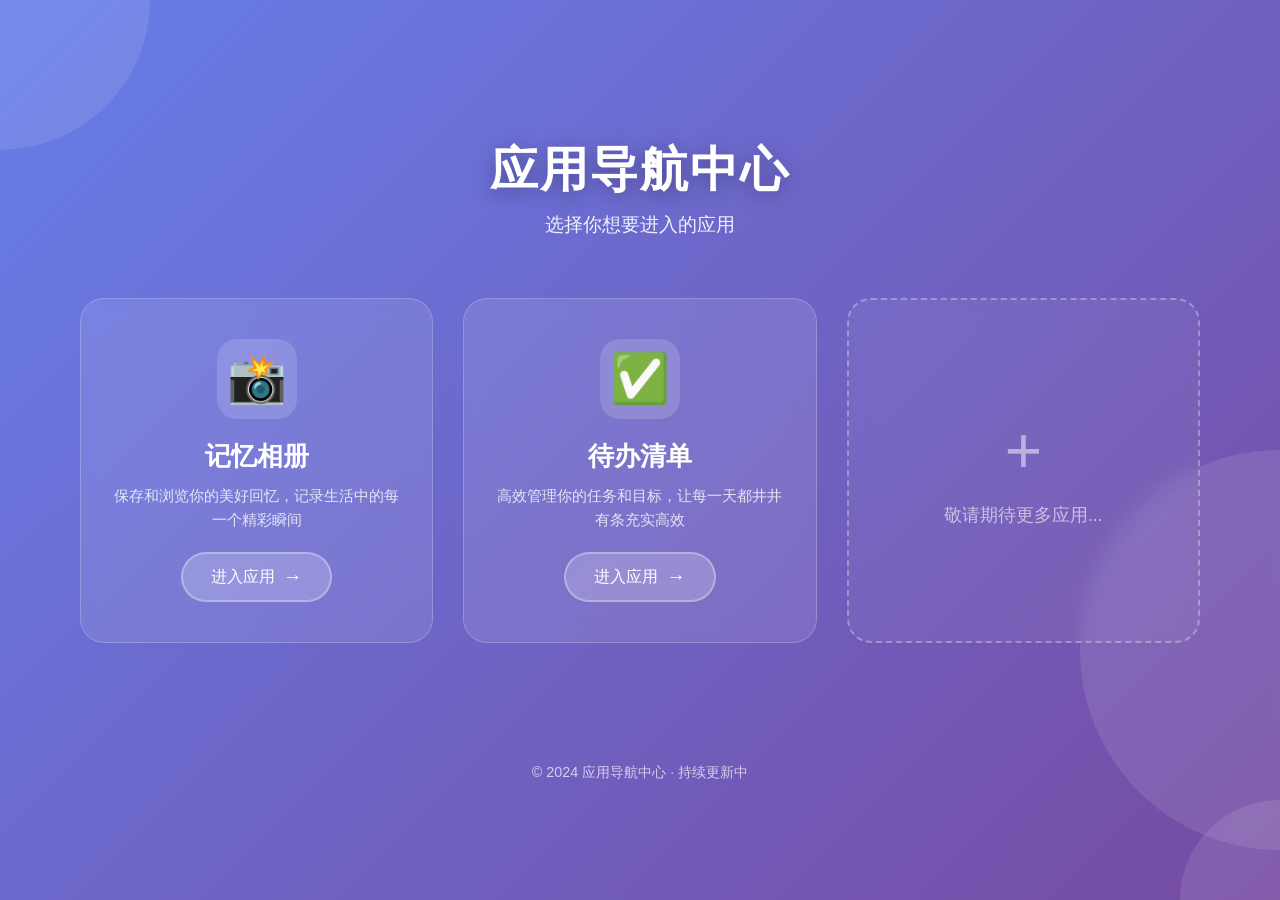
<file: index.html>
<!DOCTYPE html>
<html lang="zh-CN">
<head>
<meta charset="UTF-8">
<meta name="viewport" content="width=device-width, initial-scale=1.0">
<title>应用导航中心</title>
<style>
  * {
    margin: 0;
    padding: 0;
    box-sizing: border-box;
  }

  html, body {
    width: 100%;
    height: 100%;
    overflow-x: hidden;
    font-family: -apple-system, BlinkMacSystemFont, 'Segoe UI', Roboto, 'Helvetica Neue', Arial, sans-serif;
  }

  body {
    background: linear-gradient(135deg, #667eea 0%, #764ba2 100%);
    position: relative;
    display: flex;
    flex-direction: column;
    align-items: center;
    justify-content: center;
    min-height: 100vh;
    color: #fff;
  }

  /* 背景动画层 */
  .bg-animation {
    position: fixed;
    top: 0;
    left: 0;
    width: 100%;
    height: 100%;
    overflow: hidden;
    z-index: 1;
  }

  .bg-circle {
    position: absolute;
    border-radius: 50%;
    background: rgba(255, 255, 255, 0.1);
    animation: float 20s infinite ease-in-out;
  }

  .bg-circle:nth-child(1) {
    width: 300px;
    height: 300px;
    top: -150px;
    left: -150px;
    animation-delay: 0s;
  }

  .bg-circle:nth-child(2) {
    width: 200px;
    height: 200px;
    bottom: -100px;
    right: -100px;
    animation-delay: 2s;
  }

  .bg-circle:nth-child(3) {
    width: 400px;
    height: 400px;
    top: 50%;
    right: -200px;
    animation-delay: 4s;
  }

  @keyframes float {
    0%, 100% {
      transform: translate(0, 0) scale(1);
    }
    33% {
      transform: translate(30px, -30px) scale(1.1);
    }
    66% {
      transform: translate(-20px, 20px) scale(0.9);
    }
  }

  /* 容器 */
  .container {
    position: relative;
    z-index: 10;
    width: 100%;
    max-width: 1200px;
    padding: 40px 20px;
  }

  /* 标题区域 */
  .header {
    text-align: center;
    margin-bottom: 60px;
    animation: fadeInDown 0.8s ease-out;
  }

  .header h1 {
    font-size: 3rem;
    font-weight: 700;
    margin-bottom: 10px;
    text-shadow: 0 4px 20px rgba(0, 0, 0, 0.3);
    letter-spacing: 2px;
  }

  .header p {
    font-size: 1.2rem;
    opacity: 0.9;
    font-weight: 300;
  }

  /* 应用网格 */
  .apps-grid {
    display: grid;
    grid-template-columns: repeat(auto-fit, minmax(280px, 1fr));
    gap: 30px;
    padding: 0 20px;
  }

  /* 应用卡片 */
  .app-card {
    background: rgba(255, 255, 255, 0.1);
    backdrop-filter: blur(10px);
    -webkit-backdrop-filter: blur(10px);
    border-radius: 24px;
    padding: 40px 30px;
    border: 1px solid rgba(255, 255, 255, 0.2);
    cursor: pointer;
    transition: all 0.4s cubic-bezier(0.175, 0.885, 0.32, 1.275);
    position: relative;
    overflow: hidden;
    animation: fadeInUp 0.8s ease-out;
    animation-fill-mode: both;
  }

  .app-card::before {
    content: '';
    position: absolute;
    top: 0;
    left: 0;
    right: 0;
    bottom: 0;
    background: linear-gradient(135deg, rgba(255, 255, 255, 0.1) 0%, rgba(255, 255, 255, 0) 100%);
    opacity: 0;
    transition: opacity 0.3s ease;
  }

  .app-card:hover::before {
    opacity: 1;
  }

  .app-card:hover {
    transform: translateY(-12px) scale(1.02);
    box-shadow: 0 20px 60px rgba(0, 0, 0, 0.4);
    border-color: rgba(255, 255, 255, 0.4);
  }

  .app-card:nth-child(1) { animation-delay: 0.1s; }
  .app-card:nth-child(2) { animation-delay: 0.2s; }
  .app-card:nth-child(3) { animation-delay: 0.3s; }
  .app-card:nth-child(4) { animation-delay: 0.4s; }

  /* 图标容器 */
  .app-icon {
    width: 80px;
    height: 80px;
    margin: 0 auto 20px;
    background: rgba(255, 255, 255, 0.15);
    border-radius: 20px;
    display: flex;
    align-items: center;
    justify-content: center;
    font-size: 3rem;
    transition: all 0.3s ease;
  }

  .app-card:hover .app-icon {
    transform: scale(1.1) rotate(5deg);
    background: rgba(255, 255, 255, 0.25);
  }

  /* 应用信息 */
  .app-info {
    text-align: center;
  }

  .app-info h3 {
    font-size: 1.6rem;
    font-weight: 600;
    margin-bottom: 10px;
    color: #fff;
  }

  .app-info p {
    font-size: 0.95rem;
    color: rgba(255, 255, 255, 0.8);
    line-height: 1.6;
    margin-bottom: 20px;
  }

  /* 进入按钮 */
  .app-btn {
    display: inline-flex;
    align-items: center;
    gap: 8px;
    padding: 12px 28px;
    background: rgba(255, 255, 255, 0.2);
    border: 2px solid rgba(255, 255, 255, 0.3);
    border-radius: 50px;
    color: #fff;
    text-decoration: none;
    font-size: 1rem;
    font-weight: 500;
    transition: all 0.3s ease;
  }

  .app-btn:hover {
    background: rgba(255, 255, 255, 0.3);
    border-color: rgba(255, 255, 255, 0.5);
    transform: translateX(5px);
  }

  .app-btn::after {
    content: '→';
    font-size: 1.2rem;
    transition: transform 0.3s ease;
  }

  .app-btn:hover::after {
    transform: translateX(5px);
  }

  /* 页脚 */
  .footer {
    position: relative;
    z-index: 10;
    text-align: center;
    margin-top: 60px;
    padding: 20px;
    opacity: 0.7;
    font-size: 0.9rem;
  }

  /* 动画定义 */
  @keyframes fadeInDown {
    from {
      opacity: 0;
      transform: translateY(-30px);
    }
    to {
      opacity: 1;
      transform: translateY(0);
    }
  }

  @keyframes fadeInUp {
    from {
      opacity: 0;
      transform: translateY(30px);
    }
    to {
      opacity: 1;
      transform: translateY(0);
    }
  }

  /* 响应式设计 */
  @media (max-width: 768px) {
    .header h1 {
      font-size: 2rem;
    }

    .header p {
      font-size: 1rem;
    }

    .apps-grid {
      grid-template-columns: 1fr;
      gap: 20px;
    }

    .app-card {
      padding: 30px 20px;
    }

    .app-icon {
      width: 70px;
      height: 70px;
      font-size: 2.5rem;
    }

    .app-info h3 {
      font-size: 1.4rem;
    }
  }

  /* 添加应用卡片（占位） */
  .app-card.add-new {
    background: rgba(255, 255, 255, 0.05);
    border: 2px dashed rgba(255, 255, 255, 0.3);
    display: flex;
    flex-direction: column;
    align-items: center;
    justify-content: center;
    min-height: 280px;
  }

  .app-card.add-new:hover {
    background: rgba(255, 255, 255, 0.08);
    border-color: rgba(255, 255, 255, 0.5);
  }

  .add-icon {
    font-size: 4rem;
    margin-bottom: 15px;
    opacity: 0.5;
  }

  .add-text {
    font-size: 1.1rem;
    opacity: 0.6;
  }
</style>
</head>
<body>

<!-- 背景动画 -->
<div class="bg-animation">
  <div class="bg-circle"></div>
  <div class="bg-circle"></div>
  <div class="bg-circle"></div>
</div>

<!-- 主容器 -->
<div class="container">
  <!-- 标题 -->
  <div class="header">
    <h1>应用导航中心</h1>
    <p>选择你想要进入的应用</p>
  </div>

  <!-- 应用网格 -->
  <div class="apps-grid">
    <!-- 相册应用 -->
    <div class="app-card" onclick="location.href='/album/'">
      <div class="app-icon">📸</div>
      <div class="app-info">
        <h3>记忆相册</h3>
        <p>保存和浏览你的美好回忆，记录生活中的每一个精彩瞬间</p>
        <a href="/album/" class="app-btn">进入应用</a>
      </div>
    </div>

    <!-- 待办清单应用 -->
    <div class="app-card" onclick="location.href='/todo/'">
      <div class="app-icon">✅</div>
      <div class="app-info">
        <h3>待办清单</h3>
        <p>高效管理你的任务和目标，让每一天都井井有条充实高效</p>
        <a href="/todo/" class="app-btn">进入应用</a>
      </div>
    </div>

    <!-- 占位卡片 - 未来可以添加更多应用 -->
    <div class="app-card add-new">
      <div class="add-icon">+</div>
      <div class="add-text">敬请期待更多应用...</div>
    </div>
  </div>
</div>

<!-- 页脚 -->
<div class="footer">
  <p>© 2024 应用导航中心 · 持续更新中</p>
</div>

<script>
// 添加键盘导航支持
document.addEventListener('keydown', function(e) {
  if (e.key === 'Enter' || e.key === ' ') {
    const focusedCard = document.activeElement;
    if (focusedCard.classList.contains('app-card') && !focusedCard.classList.contains('add-new')) {
      focusedCard.click();
    }
  }
});

// 让卡片可以通过键盘聚焦
document.querySelectorAll('.app-card:not(.add-new)').forEach(card => {
  card.setAttribute('tabindex', '0');
  card.setAttribute('role', 'button');
});

// 添加平滑滚动
document.querySelectorAll('a[href^="#"]').forEach(anchor => {
  anchor.addEventListener('click', function (e) {
    e.preventDefault();
    const target = document.querySelector(this.getAttribute('href'));
    if (target) {
      target.scrollIntoView({
        behavior: 'smooth',
        block: 'start'
      });
    }
  });
});

// 添加鼠标移动视差效果
let mouseX = 0;
let mouseY = 0;

document.addEventListener('mousemove', function(e) {
  mouseX = (e.clientX / window.innerWidth - 0.5) * 20;
  mouseY = (e.clientY / window.innerHeight - 0.5) * 20;

  document.querySelectorAll('.bg-circle').forEach((circle, index) => {
    const speed = (index + 1) * 0.5;
    circle.style.transform = `translate(${mouseX * speed}px, ${mouseY * speed}px)`;
  });
});
</script>

</body>
</html>
</file>
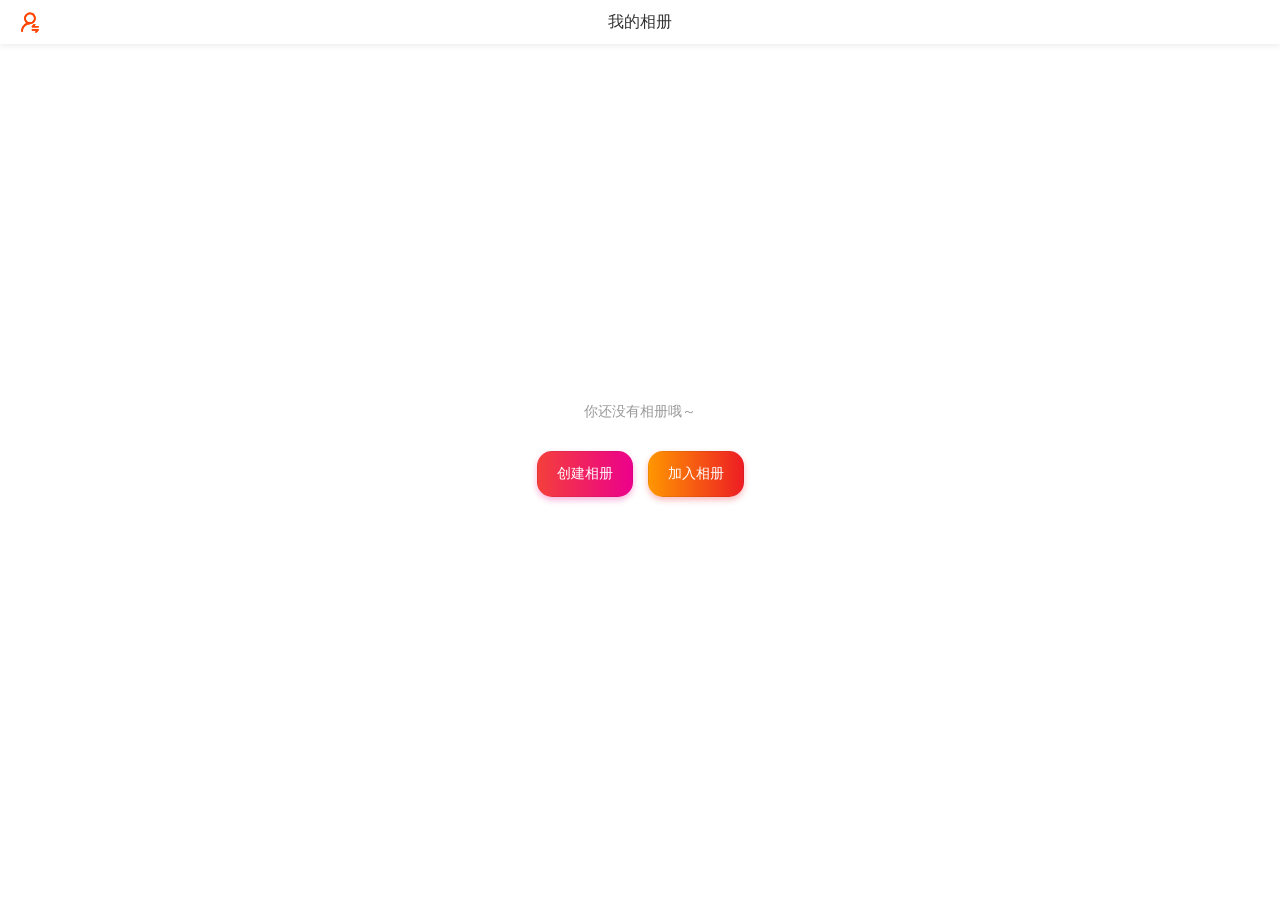
<file: album/index.html>
<!DOCTYPE html>
<html>
  <head>
    <link rel="stylesheet" href="./assets/uni.8da5a127.css">

    <meta charset="UTF-8" />
    <script>
      var coverSupport = 'CSS' in window && typeof CSS.supports === 'function' && (CSS.supports('top: env(a)') ||
        CSS.supports('top: constant(a)'))
      document.write(
        '<meta name="viewport" content="width=device-width, user-scalable=no, initial-scale=1.0, maximum-scale=1.0, minimum-scale=1.0' +
        (coverSupport ? ', viewport-fit=cover' : '') + '" />')
    </script>
    <title>记忆口令</title>
    <!--preload-links-->
    <!--app-context-->
    <script type="module" crossorigin src="./assets/index-Cc36tyXs.js"></script>
    <link rel="stylesheet" crossorigin href="./assets/index-B01sS3Zn.css">
  </head>
  <body>
    <div id="app"><!--app-html--></div>
  </body>
</html>
</file>
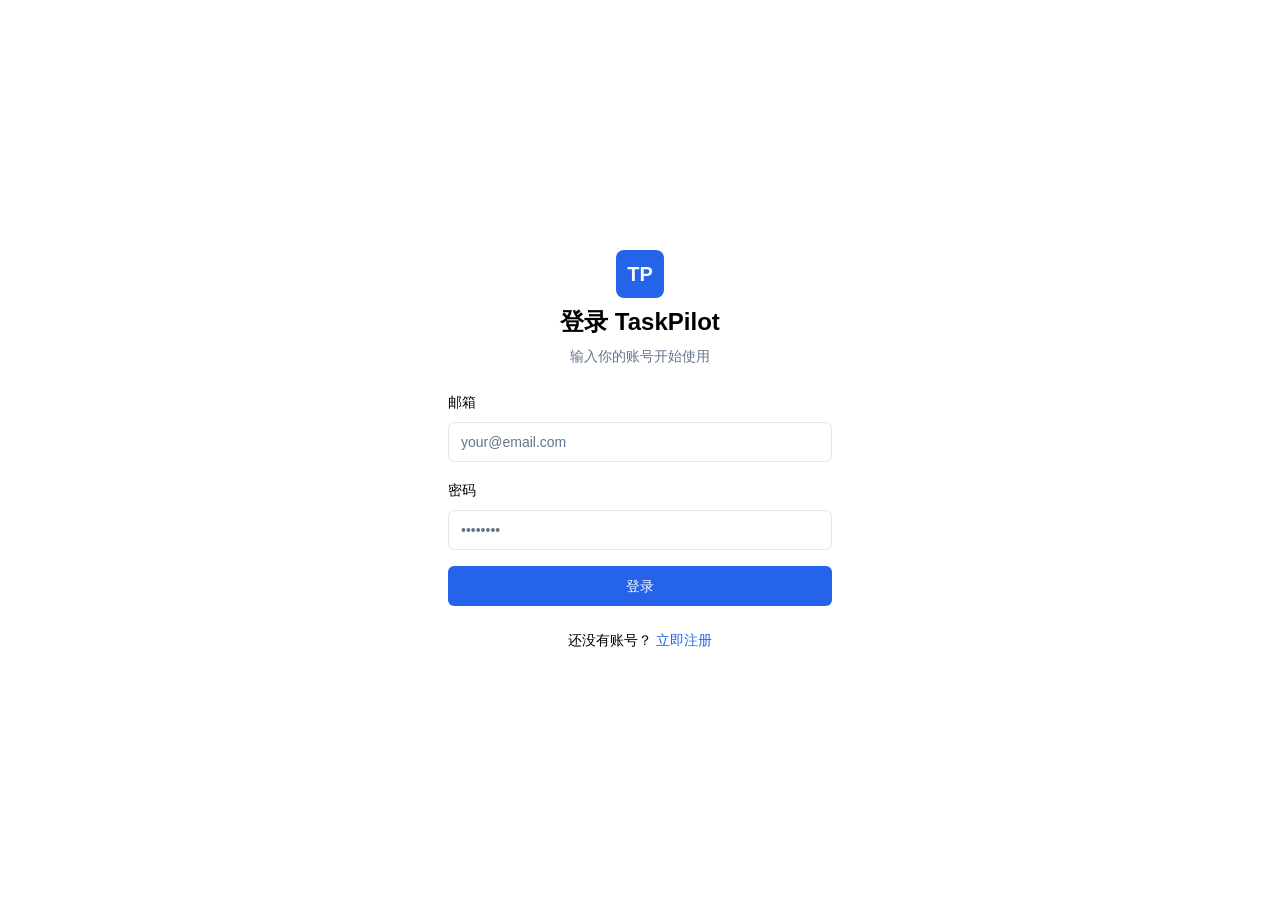
<file: todo/index.html>
<!doctype html>
<html lang="zh-CN">
  <head>
    <meta charset="UTF-8" />
    <link rel="icon" type="image/svg+xml" href="/vite.svg" />
    <meta name="viewport" content="width=device-width, initial-scale=1.0" />
    <title>TaskPilot - AI 任务管理平台</title>
    <script type="module" crossorigin src="./assets/index-C8dOQpm2.js"></script>
    <link rel="stylesheet" crossorigin href="./assets/index-DylY0mQz.css">
  </head>
  <body>
    <div id="root"></div>
  </body>
</html>
</file>
<file: album/assets/uni.8da5a127.css>
uni-button{position:relative;display:block;margin-left:auto;margin-right:auto;padding-left:14px;padding-right:14px;box-sizing:border-box;font-size:18px;text-align:center;text-decoration:none;line-height:2.55555556;border-radius:5px;-webkit-tap-highlight-color:transparent;overflow:hidden;color:#000;background-color:#f8f8f8;cursor:pointer}uni-button[hidden]{display:none!important}uni-button:after{content:" ";width:200%;height:200%;position:absolute;top:0;left:0;border:1px solid rgba(0,0,0,.2);transform:scale(.5);transform-origin:0 0;box-sizing:border-box;border-radius:10px}uni-button[native]{padding-left:0;padding-right:0}uni-button[native] .uni-button-cover-view-wrapper{border:inherit;border-color:inherit;border-radius:inherit;background-color:inherit}uni-button[native] .uni-button-cover-view-inner{padding-left:14px;padding-right:14px}uni-button uni-cover-view{line-height:inherit;white-space:inherit}uni-button[type=default]{color:#000;background-color:#f8f8f8}uni-button[type=primary]{color:#fff;background-color:#007aff}uni-button[type=warn]{color:#fff;background-color:#e64340}uni-button[disabled]{color:rgba(255,255,255,.6);cursor:not-allowed}uni-button[disabled][type=default],uni-button[disabled]:not([type]){color:rgba(0,0,0,.3);background-color:#f7f7f7}uni-button[disabled][type=primary]{background-color:rgba(0,122,255,.6)}uni-button[disabled][type=warn]{background-color:#ec8b89}uni-button[type=primary][plain]{color:#007aff;border:1px solid #007aff;background-color:transparent}uni-button[type=primary][plain][disabled]{color:rgba(0,0,0,.2);border-color:rgba(0,0,0,.2)}uni-button[type=primary][plain]:after{border-width:0}uni-button[type=default][plain]{color:#353535;border:1px solid #353535;background-color:transparent}uni-button[type=default][plain][disabled]{color:rgba(0,0,0,.2);border-color:rgba(0,0,0,.2)}uni-button[type=default][plain]:after{border-width:0}uni-button[plain]{color:#353535;border:1px solid #353535;background-color:transparent}uni-button[plain][disabled]{color:rgba(0,0,0,.2);border-color:rgba(0,0,0,.2)}uni-button[plain]:after{border-width:0}uni-button[plain][native] .uni-button-cover-view-inner{padding:0}uni-button[type=warn][plain]{color:#e64340;border:1px solid #e64340;background-color:transparent}uni-button[type=warn][plain][disabled]{color:rgba(0,0,0,.2);border-color:rgba(0,0,0,.2)}uni-button[type=warn][plain]:after{border-width:0}uni-button[size=mini]{display:inline-block;line-height:2.3;font-size:13px;padding:0 1.34em}uni-button[size=mini][native]{padding:0}uni-button[size=mini][native] .uni-button-cover-view-inner{padding:0 1.34em}uni-button[loading]:not([disabled]){cursor:progress}uni-button[loading]:before{content:" ";display:inline-block;width:18px;height:18px;vertical-align:middle;animation:uni-loading 1s steps(12,end) infinite;background-size:100%}uni-button[loading][type=primary]{color:rgba(255,255,255,.6);background-color:#0062cc}uni-button[loading][type=primary][plain]{color:#007aff;background-color:transparent}uni-button[loading][type=default]{color:rgba(0,0,0,.6);background-color:#dedede}uni-button[loading][type=default][plain]{color:#353535;background-color:transparent}uni-button[loading][type=warn]{color:rgba(255,255,255,.6);background-color:#ce3c39}uni-button[loading][type=warn][plain]{color:#e64340;background-color:transparent}uni-button[loading][native]:before{content:none}.button-hover{color:rgba(0,0,0,.6);background-color:#dedede}.button-hover[plain]{color:rgba(53,53,53,.6);border-color:rgba(53,53,53,.6);background-color:transparent}.button-hover[type=primary]{color:rgba(255,255,255,.6);background-color:#0062cc}.button-hover[type=primary][plain]{color:rgba(0,122,255,.6);border-color:rgba(0,122,255,.6);background-color:transparent}.button-hover[type=default]{color:rgba(0,0,0,.6);background-color:#dedede}.button-hover[type=default][plain]{color:rgba(53,53,53,.6);border-color:rgba(53,53,53,.6);background-color:transparent}.button-hover[type=warn]{color:rgba(255,255,255,.6);background-color:#ce3c39}.button-hover[type=warn][plain]{color:rgba(230,67,64,.6);border-color:rgba(230,67,64,.6);background-color:transparent}uni-image{width:320px;height:240px;display:inline-block;overflow:hidden;position:relative}uni-image[hidden]{display:none}uni-image>div{width:100%;height:100%;background-repeat:no-repeat}uni-image>img{-webkit-touch-callout:none;-webkit-user-select:none;user-select:none;display:block;position:absolute;top:0;left:0;width:100%;height:100%;opacity:0}uni-image>.uni-image-will-change{will-change:transform}uni-input{display:block;font-size:16px;line-height:1.4em;height:1.4em;min-height:1.4em;overflow:hidden}uni-input[hidden]{display:none}.uni-input-wrapper,.uni-input-placeholder,.uni-input-form,.uni-input-input{outline:none;border:none;padding:0;margin:0;text-decoration:inherit}.uni-input-wrapper,.uni-input-form{display:flex;position:relative;width:100%;height:100%;flex-direction:column;justify-content:center}.uni-input-placeholder,.uni-input-input{width:100%}.uni-input-placeholder{position:absolute;top:auto!important;left:0;color:gray;overflow:hidden;text-overflow:clip;white-space:pre;word-break:keep-all;pointer-events:none;line-height:inherit}.uni-input-input{position:relative;display:block;height:100%;background:none;color:inherit;opacity:1;font:inherit;line-height:inherit;letter-spacing:inherit;text-align:inherit;text-indent:inherit;text-transform:inherit;text-shadow:inherit}.uni-input-input[type=search]::-webkit-search-cancel-button,.uni-input-input[type=search]::-webkit-search-decoration{display:none}.uni-input-input::-webkit-outer-spin-button,.uni-input-input::-webkit-inner-spin-button{-webkit-appearance:none;appearance:none;margin:0}.uni-input-input[type=number]{-moz-appearance:textfield}.uni-input-input:disabled{-webkit-text-fill-color:currentcolor}uni-movable-area{display:block;position:relative;width:10px;height:10px}uni-movable-area[hidden]{display:none}uni-movable-view{display:inline-block;width:10px;height:10px;top:0;left:0;position:absolute;cursor:grab}uni-movable-view[hidden]{display:none}.uni-scroll-view-refresher{position:relative;overflow:hidden;flex-shrink:0}.uni-scroll-view-refresher-container{position:absolute;width:100%;bottom:0;display:flex;flex-direction:column-reverse}.uni-scroll-view-refresh{position:absolute;top:0;left:0;right:0;bottom:0;display:flex;flex-direction:row;justify-content:center;align-items:center}.uni-scroll-view-refresh-inner{display:flex;align-items:center;justify-content:center;line-height:0;width:40px;height:40px;border-radius:50%;background-color:#fff;box-shadow:0 1px 6px rgba(0,0,0,.118),0 1px 4px rgba(0,0,0,.118)}.uni-scroll-view-refresh__spinner{transform-origin:center center;animation:uni-scroll-view-refresh-rotate 2s linear infinite}.uni-scroll-view-refresh__spinner>circle{stroke:currentColor;stroke-linecap:round;animation:uni-scroll-view-refresh-dash 2s linear infinite}@keyframes uni-scroll-view-refresh-rotate{0%{transform:rotate(0)}to{transform:rotate(360deg)}}@keyframes uni-scroll-view-refresh-dash{0%{stroke-dasharray:1,200;stroke-dashoffset:0}50%{stroke-dasharray:89,200;stroke-dashoffset:-35px}to{stroke-dasharray:89,200;stroke-dashoffset:-124px}}@keyframes once-show{0%{top:0}}uni-resize-sensor,uni-resize-sensor>div{position:absolute;left:0;top:0;right:0;bottom:0;overflow:hidden}uni-resize-sensor{display:block;z-index:-1;visibility:hidden;animation:once-show 1ms}uni-resize-sensor>div>div{position:absolute;left:0;top:0}uni-resize-sensor>div:first-child>div{width:100000px;height:100000px}uni-resize-sensor>div:last-child>div{width:200%;height:200%}uni-scroll-view{display:block;width:100%}uni-scroll-view[hidden]{display:none}.uni-scroll-view{position:relative;-webkit-overflow-scrolling:touch;width:100%;height:100%;max-height:inherit}.uni-scroll-view-scrollbar-hidden::-webkit-scrollbar{display:none}.uni-scroll-view-scrollbar-hidden{-moz-scrollbars:none;scrollbar-width:none}.uni-scroll-view-content{width:100%;height:100%}uni-swiper-item{display:block;overflow:hidden;will-change:transform;position:absolute;width:100%;height:100%;cursor:grab}uni-swiper-item[hidden]{display:none}uni-swiper{display:block;height:150px}uni-swiper[hidden]{display:none}.uni-swiper-wrapper{overflow:hidden;position:relative;width:100%;height:100%;transform:translateZ(0)}.uni-swiper-slides{position:absolute;left:0;top:0;right:0;bottom:0}.uni-swiper-slide-frame{position:absolute;left:0;top:0;width:100%;height:100%;will-change:transform}.uni-swiper-dots{position:absolute;font-size:0}.uni-swiper-dots-horizontal{left:50%;bottom:10px;text-align:center;white-space:nowrap;transform:translate(-50%)}.uni-swiper-dots-horizontal .uni-swiper-dot{margin-right:8px}.uni-swiper-dots-horizontal .uni-swiper-dot:last-child{margin-right:0}.uni-swiper-dots-vertical{right:10px;top:50%;text-align:right;transform:translateY(-50%)}.uni-swiper-dots-vertical .uni-swiper-dot{display:block;margin-bottom:9px}.uni-swiper-dots-vertical .uni-swiper-dot:last-child{margin-bottom:0}.uni-swiper-dot{display:inline-block;width:8px;height:8px;cursor:pointer;transition-property:background-color;transition-timing-function:ease;background:rgba(0,0,0,.3);border-radius:50%}.uni-swiper-dot-active{background-color:#000}.uni-swiper-navigation{width:26px;height:26px;cursor:pointer;position:absolute;top:50%;margin-top:-13px;display:flex;align-items:center;transition:all .2s;border-radius:50%;opacity:1}.uni-swiper-navigation-disabled{opacity:.35;cursor:not-allowed}.uni-swiper-navigation-hide{opacity:0;cursor:auto;pointer-events:none}.uni-swiper-navigation-prev{left:10px}.uni-swiper-navigation-prev svg{margin-left:-1px;left:10px}.uni-swiper-navigation-prev.uni-swiper-navigation-vertical{top:18px;left:50%;margin-left:-13px}.uni-swiper-navigation-prev.uni-swiper-navigation-vertical svg{transform:rotate(90deg);margin-left:auto;margin-top:-2px}.uni-swiper-navigation-next{right:10px}.uni-swiper-navigation-next svg{transform:rotate(180deg)}.uni-swiper-navigation-next.uni-swiper-navigation-vertical{top:auto;bottom:5px;left:50%;margin-left:-13px}.uni-swiper-navigation-next.uni-swiper-navigation-vertical svg{margin-top:2px;transform:rotate(270deg)}uni-text[selectable]{cursor:auto;-webkit-user-select:text;user-select:text}uni-text{white-space:pre-line}uni-view{display:block}uni-view[hidden]{display:none}uni-modal{position:fixed;top:0;right:0;bottom:0;left:0;z-index:999;display:block;box-sizing:border-box}.uni-modal{position:fixed;z-index:999;width:80%;max-width:300px;top:50%;left:50%;transform:translate(-50%,-50%);background-color:#fff;text-align:center;border-radius:3px;overflow:hidden}.uni-modal *{box-sizing:border-box}.uni-modal__hd{padding:1em 1.6em .3em}.uni-modal__title{font-weight:400;font-size:18px;word-wrap:break-word;word-break:break-all;white-space:pre-wrap;overflow:hidden;text-overflow:ellipsis;display:-webkit-box;-webkit-line-clamp:2;-webkit-box-orient:vertical}.uni-modal__bd{padding:1.3em 1.6em;min-height:40px;font-size:15px;line-height:1.4;word-wrap:break-word;word-break:break-all;white-space:pre-wrap;color:#999;max-height:400px;overflow-x:hidden;overflow-y:auto}.uni-modal__textarea{resize:none;border:0;margin:0;width:90%;padding:10px;font-size:20px;outline:none;border:none;background-color:#eee;text-decoration:inherit}.uni-modal__ft{position:relative;line-height:48px;font-size:18px;display:flex}.uni-modal__ft:after{content:" ";position:absolute;left:0;top:0;right:0;height:1px;border-top:1px solid #d5d5d6;color:#d5d5d6;transform-origin:0 0;transform:scaleY(.5)}.uni-modal__btn{display:block;flex:1;color:#3cc51f;text-decoration:none;-webkit-tap-highlight-color:rgba(0,0,0,0);position:relative;cursor:pointer}.uni-modal__btn:active{background-color:#eee}.uni-modal__btn:after{content:" ";position:absolute;left:0;top:0;width:1px;bottom:0;border-left:1px solid #d5d5d6;color:#d5d5d6;transform-origin:0 0;transform:scaleX(.5)}.uni-modal__btn:first-child:after{display:none}.uni-modal__btn_default{color:#353535}.uni-modal__btn_primary{color:#007aff}uni-toast{position:fixed;top:0;right:0;bottom:0;left:0;z-index:999;display:block;box-sizing:border-box;pointer-events:none;font-size:16px}.uni-sample-toast{position:fixed;z-index:999;top:50%;left:50%;transform:translate(-50%,-50%);text-align:center;max-width:80%}.uni-simple-toast__text{display:inline-block;vertical-align:middle;color:#fff;background-color:rgba(17,17,17,.7);padding:10px 20px;border-radius:5px;font-size:13px;text-align:center;max-width:100%;word-break:break-all;white-space:normal}uni-toast .uni-mask{pointer-events:auto}.uni-toast{position:fixed;z-index:999;width:8em;top:50%;left:50%;transform:translate(-50%,-50%);background:rgba(17,17,17,.7);text-align:center;border-radius:5px;color:#fff}.uni-toast *{box-sizing:border-box}.uni-toast__icon{margin:20px 0 0;width:38px!important;height:38px!important;vertical-align:baseline!important}.uni-icon_toast{margin:15px 0 0}.uni-icon_toast.uni-icon-success-no-circle:before{color:#fff;font-size:55px}.uni-icon_toast.uni-loading{margin:20px 0 0;width:38px;height:38px;vertical-align:baseline}.uni-toast__content{margin:0 0 15px}uni-video{width:300px;height:225px;display:inline-block;line-height:0;overflow:hidden;position:relative}uni-video[hidden]{display:none}.uni-video-container{width:100%;height:100%;background-color:#000;display:inline-block;position:absolute;top:0;left:0;overflow:hidden;object-position:inherit}.uni-video-container.uni-video-type-fullscreen{position:fixed;z-index:999}.uni-video-video{width:100%;height:100%;object-position:inherit}.uni-video-cover{position:absolute;top:0;left:0;bottom:0;width:100%;display:flex;flex-direction:column;justify-content:center;align-items:center;background-color:rgba(1,1,1,.5);z-index:1}.uni-video-slots{position:absolute;left:0;top:0;width:100%;height:100%;overflow:hidden;pointer-events:none}.uni-video-cover-play-button{width:40px;height:40px;background-size:50%;background-repeat:no-repeat;background-position:50% 50%;cursor:pointer}.uni-video-cover-duration{color:#fff;font-size:16px;line-height:1;margin-top:10px}.uni-video-bar{height:44px;background-color:rgba(0,0,0,.5);overflow:hidden;position:absolute;bottom:0;right:0;display:flex;align-items:center;padding:0 10px;z-index:0;transform:translateZ(0)}.uni-video-bar.uni-video-bar-full{left:0}.uni-video-controls{display:flex;flex-grow:1;margin:0 8.5px}.uni-video-control-button{width:13px;height:15px;padding:14.5px 12.5px;margin-left:-8.5px;box-sizing:content-box;cursor:pointer}.uni-video-control-button:after{content:"";display:block;width:100%;height:100%;background-size:100%;background-position:50% 50%;background-repeat:no-repeat}.uni-video-control-button.uni-video-control-button-play:after,.uni-video-cover-play-button{background-image:url([data-uri])}.uni-video-control-button.uni-video-control-button-pause:after{background-image:url([data-uri])}.uni-video-current-time,.uni-video-duration{height:14.5px;line-height:14.5px;margin-top:15px;margin-bottom:14.5px;font-size:12px;color:#cbcbcb}.uni-video-progress-container{flex-grow:2;position:relative}.uni-video-progress{height:2px;margin:21px 12px;background-color:rgba(255,255,255,.4);position:relative;cursor:pointer}.uni-video-progress-buffered{position:absolute;left:0;top:0;width:0;height:100%;transition:width .1s;background-color:rgba(255,255,255,.8)}.uni-video-ball{width:16px;height:16px;padding:14px;position:absolute;top:-21px;box-sizing:content-box;left:0%;margin-left:-22px}.uni-video-inner{width:100%;height:100%;background-color:#fff;border-radius:50%}.uni-video-danmu-button{white-space:nowrap;line-height:1;padding:2px 10px;border:1px solid #fff;border-radius:5px;font-size:13px;color:#fff;margin:0 8.5px;cursor:pointer}.uni-video-danmu-button.uni-video-danmu-button-active{border-color:#48c23d;color:#48c23d}.uni-video-fullscreen{width:17px;height:17px;padding:8.5px;box-sizing:content-box;background-image:url([data-uri]);background-size:50%;background-position:50% 50%;background-repeat:no-repeat;cursor:pointer}.uni-video-fullscreen.uni-video-type-fullscreen{background-image:url([data-uri])}.uni-video-danmu{position:absolute;top:0;left:0;bottom:0;width:100%;margin-top:14px;margin-bottom:44px;font-size:14px;line-height:14px;overflow:visible}.uni-video-danmu-item{line-height:1;position:absolute;color:#fff;white-space:nowrap;left:100%;transform:translate(0);transition-property:left,transform;transition-duration:3s;transition-timing-function:linear}.uni-video-toast{pointer-events:none;position:absolute;left:50%;top:50%;transform:translate(-50%,-50%);border-radius:5px;background-color:rgba(255,255,255,.8);color:#000;display:none}.uni-video-toast.uni-video-toast-volume{width:100px;height:100px;display:block}.uni-video-toast-volume .uni-video-toast-title{width:100%;font-size:12px;line-height:16px;text-align:center;margin-top:10px;display:block}.uni-video-toast-volume .uni-video-toast-icon{fill:#000;width:50%;height:50%;margin-left:25%;display:block}.uni-video-toast-volume .uni-video-toast-value{width:80px;height:5px;margin-top:5px;margin-left:10px}.uni-video-toast-volume .uni-video-toast-value>.uni-video-toast-value-content{overflow:hidden}.uni-video-toast-volume-grids{width:80px;height:5px}.uni-video-toast-volume-grids-item{float:left;width:7.1px;height:5px;background-color:#000}.uni-video-toast-volume-grids-item:not(:first-child){margin-left:1px}.uni-video-toast.uni-video-toast-progress{display:block;background-color:rgba(0,0,0,.8);color:#fff;font-size:14px;line-height:18px;padding:6px}
</file>
<file: album/assets/index-B01sS3Zn.css>
*{margin:0;-webkit-tap-highlight-color:transparent}html,body{-webkit-user-select:none;-moz-user-select:none;user-select:none;width:100%;height:100%}body{overflow-x:hidden;font-size:16px}uni-app,uni-page,uni-page-wrapper,uni-page-body{display:block;box-sizing:border-box;width:100%}uni-page-wrapper{position:relative}#app,uni-app,uni-page,uni-page-wrapper{height:100%}.uni-mask{position:fixed;z-index:999;top:0;right:0;left:0;bottom:0;background:rgba(0,0,0,.5)}.uni-fade-enter-active,.uni-fade-leave-active{transition-duration:.25s;transition-property:opacity;transition-timing-function:ease}.uni-fade-enter-from,.uni-fade-leave-active{opacity:0}.uni-loading,uni-button[loading]:before{background-color:transparent;background-image:url(data:image/svg+xml;base64,\ [base64]);background-repeat:no-repeat}.uni-loading{width:20px;height:20px;display:inline-block;vertical-align:middle;animation:uni-loading 1s steps(12,end) infinite;background-size:100%}@keyframes uni-loading{0%{transform:rotate3d(0,0,1,0)}to{transform:rotate3d(0,0,1,360deg)}}html{--primary-color: #007aff;--UI-BG: #fff;--UI-BG-1: #f7f7f7;--UI-BG-2: #fff;--UI-BG-3: #f7f7f7;--UI-BG-4: #4c4c4c;--UI-BG-5: #fff;--UI-FG: #000;--UI-FG-0: rgba(0, 0, 0, .9);--UI-FG-HALF: rgba(0, 0, 0, .9);--UI-FG-1: rgba(0, 0, 0, .5);--UI-FG-2: rgba(0, 0, 0, .3);--UI-FG-3: rgba(0, 0, 0, .1)}body:after{position:fixed;content:"";left:-1000px;top:-1000px;animation:shadow-preload .1s;animation-delay:3s}@keyframes shadow-preload{0%{background-image:url(https://cdn.dcloud.net.cn/img/shadow-grey.png)}to{background-image:url(https://cdn.dcloud.net.cn/img/shadow-grey.png)}}.uni-async-error{position:absolute;left:0;right:0;top:0;bottom:0;color:#999;padding:100px 10px;text-align:center}.uni-async-loading{box-sizing:border-box;width:100%;padding:50px;text-align:center}.uni-async-loading .uni-loading{width:30px;height:30px}
</file>
<file: todo/assets/index-DylY0mQz.css>
*,:before,:after{--tw-border-spacing-x: 0;--tw-border-spacing-y: 0;--tw-translate-x: 0;--tw-translate-y: 0;--tw-rotate: 0;--tw-skew-x: 0;--tw-skew-y: 0;--tw-scale-x: 1;--tw-scale-y: 1;--tw-pan-x: ;--tw-pan-y: ;--tw-pinch-zoom: ;--tw-scroll-snap-strictness: proximity;--tw-gradient-from-position: ;--tw-gradient-via-position: ;--tw-gradient-to-position: ;--tw-ordinal: ;--tw-slashed-zero: ;--tw-numeric-figure: ;--tw-numeric-spacing: ;--tw-numeric-fraction: ;--tw-ring-inset: ;--tw-ring-offset-width: 0px;--tw-ring-offset-color: #fff;--tw-ring-color: rgb(59 130 246 / .5);--tw-ring-offset-shadow: 0 0 #0000;--tw-ring-shadow: 0 0 #0000;--tw-shadow: 0 0 #0000;--tw-shadow-colored: 0 0 #0000;--tw-blur: ;--tw-brightness: ;--tw-contrast: ;--tw-grayscale: ;--tw-hue-rotate: ;--tw-invert: ;--tw-saturate: ;--tw-sepia: ;--tw-drop-shadow: ;--tw-backdrop-blur: ;--tw-backdrop-brightness: ;--tw-backdrop-contrast: ;--tw-backdrop-grayscale: ;--tw-backdrop-hue-rotate: ;--tw-backdrop-invert: ;--tw-backdrop-opacity: ;--tw-backdrop-saturate: ;--tw-backdrop-sepia: ;--tw-contain-size: ;--tw-contain-layout: ;--tw-contain-paint: ;--tw-contain-style: }::backdrop{--tw-border-spacing-x: 0;--tw-border-spacing-y: 0;--tw-translate-x: 0;--tw-translate-y: 0;--tw-rotate: 0;--tw-skew-x: 0;--tw-skew-y: 0;--tw-scale-x: 1;--tw-scale-y: 1;--tw-pan-x: ;--tw-pan-y: ;--tw-pinch-zoom: ;--tw-scroll-snap-strictness: proximity;--tw-gradient-from-position: ;--tw-gradient-via-position: ;--tw-gradient-to-position: ;--tw-ordinal: ;--tw-slashed-zero: ;--tw-numeric-figure: ;--tw-numeric-spacing: ;--tw-numeric-fraction: ;--tw-ring-inset: ;--tw-ring-offset-width: 0px;--tw-ring-offset-color: #fff;--tw-ring-color: rgb(59 130 246 / .5);--tw-ring-offset-shadow: 0 0 #0000;--tw-ring-shadow: 0 0 #0000;--tw-shadow: 0 0 #0000;--tw-shadow-colored: 0 0 #0000;--tw-blur: ;--tw-brightness: ;--tw-contrast: ;--tw-grayscale: ;--tw-hue-rotate: ;--tw-invert: ;--tw-saturate: ;--tw-sepia: ;--tw-drop-shadow: ;--tw-backdrop-blur: ;--tw-backdrop-brightness: ;--tw-backdrop-contrast: ;--tw-backdrop-grayscale: ;--tw-backdrop-hue-rotate: ;--tw-backdrop-invert: ;--tw-backdrop-opacity: ;--tw-backdrop-saturate: ;--tw-backdrop-sepia: ;--tw-contain-size: ;--tw-contain-layout: ;--tw-contain-paint: ;--tw-contain-style: }*,:before,:after{box-sizing:border-box;border-width:0;border-style:solid;border-color:#e5e7eb}:before,:after{--tw-content: ""}html,:host{line-height:1.5;-webkit-text-size-adjust:100%;-moz-tab-size:4;-o-tab-size:4;tab-size:4;font-family:ui-sans-serif,system-ui,sans-serif,"Apple Color Emoji","Segoe UI Emoji",Segoe UI Symbol,"Noto Color Emoji";font-feature-settings:normal;font-variation-settings:normal;-webkit-tap-highlight-color:transparent}body{margin:0;line-height:inherit}hr{height:0;color:inherit;border-top-width:1px}abbr:where([title]){-webkit-text-decoration:underline dotted;text-decoration:underline dotted}h1,h2,h3,h4,h5,h6{font-size:inherit;font-weight:inherit}a{color:inherit;text-decoration:inherit}b,strong{font-weight:bolder}code,kbd,samp,pre{font-family:ui-monospace,SFMono-Regular,Menlo,Monaco,Consolas,Liberation Mono,Courier New,monospace;font-feature-settings:normal;font-variation-settings:normal;font-size:1em}small{font-size:80%}sub,sup{font-size:75%;line-height:0;position:relative;vertical-align:baseline}sub{bottom:-.25em}sup{top:-.5em}table{text-indent:0;border-color:inherit;border-collapse:collapse}button,input,optgroup,select,textarea{font-family:inherit;font-feature-settings:inherit;font-variation-settings:inherit;font-size:100%;font-weight:inherit;line-height:inherit;letter-spacing:inherit;color:inherit;margin:0;padding:0}button,select{text-transform:none}button,input:where([type=button]),input:where([type=reset]),input:where([type=submit]){-webkit-appearance:button;background-color:transparent;background-image:none}:-moz-focusring{outline:auto}:-moz-ui-invalid{box-shadow:none}progress{vertical-align:baseline}::-webkit-inner-spin-button,::-webkit-outer-spin-button{height:auto}[type=search]{-webkit-appearance:textfield;outline-offset:-2px}::-webkit-search-decoration{-webkit-appearance:none}::-webkit-file-upload-button{-webkit-appearance:button;font:inherit}summary{display:list-item}blockquote,dl,dd,h1,h2,h3,h4,h5,h6,hr,figure,p,pre{margin:0}fieldset{margin:0;padding:0}legend{padding:0}ol,ul,menu{list-style:none;margin:0;padding:0}dialog{padding:0}textarea{resize:vertical}input::-moz-placeholder,textarea::-moz-placeholder{opacity:1;color:#9ca3af}input::placeholder,textarea::placeholder{opacity:1;color:#9ca3af}button,[role=button]{cursor:pointer}:disabled{cursor:default}img,svg,video,canvas,audio,iframe,embed,object{display:block;vertical-align:middle}img,video{max-width:100%;height:auto}[hidden]:where(:not([hidden=until-found])){display:none}*{margin:0;padding:0;box-sizing:border-box}body{font-family:-apple-system,BlinkMacSystemFont,Segoe UI,Roboto,Oxygen,Ubuntu,Cantarell,Fira Sans,Droid Sans,Helvetica Neue,sans-serif;-webkit-font-smoothing:antialiased;-moz-osx-font-smoothing:grayscale}#root{min-height:100vh}.container{width:100%}@media(min-width:640px){.container{max-width:640px}}@media(min-width:768px){.container{max-width:768px}}@media(min-width:1024px){.container{max-width:1024px}}@media(min-width:1280px){.container{max-width:1280px}}@media(min-width:1536px){.container{max-width:1536px}}.fixed{position:fixed}.absolute{position:absolute}.relative{position:relative}.sticky{position:sticky}.inset-0{top:0;right:0;bottom:0;left:0}.right-0{right:0}.top-0{top:0}.z-50{z-index:50}.order-1{order:1}.order-2{order:2}.order-3{order:3}.mx-auto{margin-left:auto;margin-right:auto}.my-1{margin-top:.25rem;margin-bottom:.25rem}.-ml-1{margin-left:-.25rem}.mb-1{margin-bottom:.25rem}.mb-2{margin-bottom:.5rem}.mb-3{margin-bottom:.75rem}.mb-4{margin-bottom:1rem}.mb-6{margin-bottom:1.5rem}.mb-8{margin-bottom:2rem}.ml-4{margin-left:1rem}.mr-2{margin-right:.5rem}.mt-0\.5{margin-top:.125rem}.mt-1{margin-top:.25rem}.mt-2{margin-top:.5rem}.mt-3{margin-top:.75rem}.mt-4{margin-top:1rem}.mt-6{margin-top:1.5rem}.line-clamp-2{overflow:hidden;display:-webkit-box;-webkit-box-orient:vertical;-webkit-line-clamp:2}.block{display:block}.inline-block{display:inline-block}.flex{display:flex}.inline-flex{display:inline-flex}.grid{display:grid}.hidden{display:none}.h-10{height:2.5rem}.h-12{height:3rem}.h-14{height:3.5rem}.h-16{height:4rem}.h-2{height:.5rem}.h-3{height:.75rem}.h-3\.5{height:.875rem}.h-4{height:1rem}.h-5{height:1.25rem}.h-6{height:1.5rem}.h-7{height:1.75rem}.h-8{height:2rem}.h-9{height:2.25rem}.h-full{height:100%}.h-px{height:1px}.max-h-\[90vh\]{max-height:90vh}.min-h-\[400px\]{min-height:400px}.min-h-screen{min-height:100vh}.w-10{width:2.5rem}.w-12{width:3rem}.w-16{width:4rem}.w-2{width:.5rem}.w-3{width:.75rem}.w-3\.5{width:.875rem}.w-4{width:1rem}.w-5{width:1.25rem}.w-56{width:14rem}.w-6{width:1.5rem}.w-7{width:1.75rem}.w-8{width:2rem}.w-9{width:2.25rem}.w-full{width:100%}.min-w-0{min-width:0px}.max-w-2xl{max-width:42rem}.max-w-3xl{max-width:48rem}.max-w-7xl{max-width:80rem}.max-w-none{max-width:none}.max-w-sm{max-width:24rem}.max-w-xs{max-width:20rem}.flex-1{flex:1 1 0%}.flex-shrink-0{flex-shrink:0}.scale-105{--tw-scale-x: 1.05;--tw-scale-y: 1.05;transform:translate(var(--tw-translate-x),var(--tw-translate-y)) rotate(var(--tw-rotate)) skew(var(--tw-skew-x)) skewY(var(--tw-skew-y)) scaleX(var(--tw-scale-x)) scaleY(var(--tw-scale-y))}.scale-110{--tw-scale-x: 1.1;--tw-scale-y: 1.1;transform:translate(var(--tw-translate-x),var(--tw-translate-y)) rotate(var(--tw-rotate)) skew(var(--tw-skew-x)) skewY(var(--tw-skew-y)) scaleX(var(--tw-scale-x)) scaleY(var(--tw-scale-y))}.transform{transform:translate(var(--tw-translate-x),var(--tw-translate-y)) rotate(var(--tw-rotate)) skew(var(--tw-skew-x)) skewY(var(--tw-skew-y)) scaleX(var(--tw-scale-x)) scaleY(var(--tw-scale-y))}@keyframes fadeIn{0%{opacity:0}to{opacity:1}}.animate-fade-in{animation:fadeIn .2s ease-out}@keyframes scaleIn{0%{transform:scale(.96);opacity:0}to{transform:scale(1);opacity:1}}.animate-scale-in{animation:scaleIn .15s ease-out}@keyframes spin{to{transform:rotate(360deg)}}.animate-spin{animation:spin 1s linear infinite}.cursor-move{cursor:move}.cursor-pointer{cursor:pointer}.resize-none{resize:none}.list-inside{list-style-position:inside}.list-disc{list-style-type:disc}.grid-cols-1{grid-template-columns:repeat(1,minmax(0,1fr))}.grid-cols-2{grid-template-columns:repeat(2,minmax(0,1fr))}.flex-col{flex-direction:column}.flex-wrap{flex-wrap:wrap}.items-start{align-items:flex-start}.items-center{align-items:center}.items-stretch{align-items:stretch}.justify-end{justify-content:flex-end}.justify-center{justify-content:center}.justify-between{justify-content:space-between}.gap-1{gap:.25rem}.gap-1\.5{gap:.375rem}.gap-2{gap:.5rem}.gap-3{gap:.75rem}.gap-4{gap:1rem}.space-x-2>:not([hidden])~:not([hidden]){--tw-space-x-reverse: 0;margin-right:calc(.5rem * var(--tw-space-x-reverse));margin-left:calc(.5rem * calc(1 - var(--tw-space-x-reverse)))}.space-y-1>:not([hidden])~:not([hidden]){--tw-space-y-reverse: 0;margin-top:calc(.25rem * calc(1 - var(--tw-space-y-reverse)));margin-bottom:calc(.25rem * var(--tw-space-y-reverse))}.space-y-2>:not([hidden])~:not([hidden]){--tw-space-y-reverse: 0;margin-top:calc(.5rem * calc(1 - var(--tw-space-y-reverse)));margin-bottom:calc(.5rem * var(--tw-space-y-reverse))}.space-y-3>:not([hidden])~:not([hidden]){--tw-space-y-reverse: 0;margin-top:calc(.75rem * calc(1 - var(--tw-space-y-reverse)));margin-bottom:calc(.75rem * var(--tw-space-y-reverse))}.space-y-4>:not([hidden])~:not([hidden]){--tw-space-y-reverse: 0;margin-top:calc(1rem * calc(1 - var(--tw-space-y-reverse)));margin-bottom:calc(1rem * var(--tw-space-y-reverse))}.space-y-6>:not([hidden])~:not([hidden]){--tw-space-y-reverse: 0;margin-top:calc(1.5rem * calc(1 - var(--tw-space-y-reverse)));margin-bottom:calc(1.5rem * var(--tw-space-y-reverse))}.overflow-x-auto{overflow-x:auto}.overflow-y-auto{overflow-y:auto}.whitespace-nowrap{white-space:nowrap}.rounded{border-radius:.25rem}.rounded-full{border-radius:9999px}.rounded-lg{border-radius:.5rem}.rounded-md{border-radius:calc(.5rem - 2px)}.rounded-sm{border-radius:calc(.5rem - 4px)}.border{border-width:1px}.border-2{border-width:2px}.border-b{border-bottom-width:1px}.border-b-2{border-bottom-width:2px}.border-t{border-top-width:1px}.border-dashed{border-style:dashed}.border-accent-green\/50{border-color:#10b98180}.border-border{--tw-border-opacity: 1;border-color:hsl(214.3 31.8% 91.4% / var(--tw-border-opacity, 1))}.border-destructive\/50{border-color:#ef444480}.border-foreground{--tw-border-opacity: 1;border-color:hsl(222.2 47.4% 11.2% / var(--tw-border-opacity, 1))}.border-input{--tw-border-opacity: 1;border-color:hsl(214.3 31.8% 91.4% / var(--tw-border-opacity, 1))}.border-primary{--tw-border-opacity: 1;border-color:hsl(221.2 83.2% 53.3% / var(--tw-border-opacity, 1))}.border-primary-600{--tw-border-opacity: 1;border-color:rgb(37 99 235 / var(--tw-border-opacity, 1))}.border-primary\/20{border-color:#2563eb33}.border-transparent{border-color:transparent}.border-t-transparent{border-top-color:transparent}.bg-accent{--tw-bg-opacity: 1;background-color:hsl(210 40% 96.1% / var(--tw-bg-opacity, 1))}.bg-accent-green{--tw-bg-opacity: 1;background-color:rgb(16 185 129 / var(--tw-bg-opacity, 1))}.bg-accent-green\/10{background-color:#10b9811a}.bg-background{--tw-bg-opacity: 1;background-color:hsl(0 0% 100% / var(--tw-bg-opacity, 1))}.bg-background\/95{background-color:#fffffff2}.bg-black{--tw-bg-opacity: 1;background-color:rgb(0 0 0 / var(--tw-bg-opacity, 1))}.bg-border{--tw-bg-opacity: 1;background-color:hsl(214.3 31.8% 91.4% / var(--tw-bg-opacity, 1))}.bg-card{--tw-bg-opacity: 1;background-color:hsl(0 0% 100% / var(--tw-bg-opacity, 1))}.bg-card\/50{background-color:#ffffff80}.bg-destructive{--tw-bg-opacity: 1;background-color:hsl(0 84.2% 60.2% / var(--tw-bg-opacity, 1))}.bg-destructive\/10{background-color:#ef44441a}.bg-gray-400{--tw-bg-opacity: 1;background-color:rgb(156 163 175 / var(--tw-bg-opacity, 1))}.bg-gray-50{--tw-bg-opacity: 1;background-color:rgb(249 250 251 / var(--tw-bg-opacity, 1))}.bg-muted{--tw-bg-opacity: 1;background-color:hsl(210 40% 96.1% / var(--tw-bg-opacity, 1))}.bg-muted\/50{background-color:#f1f5f980}.bg-popover{--tw-bg-opacity: 1;background-color:hsl(0 0% 100% / var(--tw-bg-opacity, 1))}.bg-primary{--tw-bg-opacity: 1;background-color:hsl(221.2 83.2% 53.3% / var(--tw-bg-opacity, 1))}.bg-primary-600{--tw-bg-opacity: 1;background-color:rgb(37 99 235 / var(--tw-bg-opacity, 1))}.bg-primary\/10{background-color:#2563eb1a}.bg-primary\/5{background-color:#2563eb0d}.bg-opacity-50{--tw-bg-opacity: .5}.bg-gradient-to-r{background-image:linear-gradient(to right,var(--tw-gradient-stops))}.from-primary{--tw-gradient-from: hsl(221.2 83.2% 53.3%) var(--tw-gradient-from-position);--tw-gradient-to: hsl(221.2 83.2% 53.3% / 0) var(--tw-gradient-to-position);--tw-gradient-stops: var(--tw-gradient-from), var(--tw-gradient-to)}.to-purple-600{--tw-gradient-to: #9333ea var(--tw-gradient-to-position)}.p-1{padding:.25rem}.p-2{padding:.5rem}.p-3{padding:.75rem}.p-4{padding:1rem}.p-6{padding:1.5rem}.px-1{padding-left:.25rem;padding-right:.25rem}.px-1\.5{padding-left:.375rem;padding-right:.375rem}.px-2{padding-left:.5rem;padding-right:.5rem}.px-2\.5{padding-left:.625rem;padding-right:.625rem}.px-3{padding-left:.75rem;padding-right:.75rem}.px-4{padding-left:1rem;padding-right:1rem}.px-5{padding-left:1.25rem;padding-right:1.25rem}.px-6{padding-left:1.5rem;padding-right:1.5rem}.py-0\.5{padding-top:.125rem;padding-bottom:.125rem}.py-1{padding-top:.25rem;padding-bottom:.25rem}.py-1\.5{padding-top:.375rem;padding-bottom:.375rem}.py-12{padding-top:3rem;padding-bottom:3rem}.py-2{padding-top:.5rem;padding-bottom:.5rem}.py-3{padding-top:.75rem;padding-bottom:.75rem}.py-6{padding-top:1.5rem;padding-bottom:1.5rem}.py-8{padding-top:2rem;padding-bottom:2rem}.pb-2{padding-bottom:.5rem}.pt-2{padding-top:.5rem}.pt-3{padding-top:.75rem}.pt-4{padding-top:1rem}.text-left{text-align:left}.text-center{text-align:center}.text-2xl{font-size:1.5rem;line-height:2rem}.text-9xl{font-size:8rem;line-height:1}.text-base{font-size:1rem;line-height:1.5rem}.text-lg{font-size:1.125rem;line-height:1.75rem}.text-sm{font-size:.875rem;line-height:1.25rem}.text-xl{font-size:1.25rem;line-height:1.75rem}.text-xs{font-size:.75rem;line-height:1rem}.font-bold{font-weight:700}.font-medium{font-weight:500}.font-semibold{font-weight:600}.leading-none{line-height:1}.leading-relaxed{line-height:1.625}.leading-snug{line-height:1.375}.tracking-tight{letter-spacing:-.025em}.text-accent-green{--tw-text-opacity: 1;color:rgb(16 185 129 / var(--tw-text-opacity, 1))}.text-accent-orange{--tw-text-opacity: 1;color:rgb(249 115 22 / var(--tw-text-opacity, 1))}.text-destructive{--tw-text-opacity: 1;color:hsl(0 84.2% 60.2% / var(--tw-text-opacity, 1))}.text-foreground{--tw-text-opacity: 1;color:hsl(222.2 47.4% 11.2% / var(--tw-text-opacity, 1))}.text-gray-300{--tw-text-opacity: 1;color:rgb(209 213 219 / var(--tw-text-opacity, 1))}.text-gray-500{--tw-text-opacity: 1;color:rgb(107 114 128 / var(--tw-text-opacity, 1))}.text-gray-600{--tw-text-opacity: 1;color:rgb(75 85 99 / var(--tw-text-opacity, 1))}.text-gray-700{--tw-text-opacity: 1;color:rgb(55 65 81 / var(--tw-text-opacity, 1))}.text-muted-foreground{--tw-text-opacity: 1;color:hsl(215.4 16.3% 46.9% / var(--tw-text-opacity, 1))}.text-muted-foreground\/20{color:#64748b33}.text-primary{--tw-text-opacity: 1;color:hsl(221.2 83.2% 53.3% / var(--tw-text-opacity, 1))}.text-primary-foreground{--tw-text-opacity: 1;color:hsl(210 40% 98% / var(--tw-text-opacity, 1))}.text-white{--tw-text-opacity: 1;color:rgb(255 255 255 / var(--tw-text-opacity, 1))}.underline{text-decoration-line:underline}.line-through{text-decoration-line:line-through}.opacity-0{opacity:0}.opacity-25{opacity:.25}.opacity-50{opacity:.5}.opacity-60{opacity:.6}.opacity-75{opacity:.75}.shadow-md{--tw-shadow: 0 4px 6px -1px rgb(0 0 0 / .1), 0 2px 4px -2px rgb(0 0 0 / .1);--tw-shadow-colored: 0 4px 6px -1px var(--tw-shadow-color), 0 2px 4px -2px var(--tw-shadow-color);box-shadow:var(--tw-ring-offset-shadow, 0 0 #0000),var(--tw-ring-shadow, 0 0 #0000),var(--tw-shadow)}.shadow-sm{--tw-shadow: 0 1px 2px 0 rgb(0 0 0 / .05);--tw-shadow-colored: 0 1px 2px 0 var(--tw-shadow-color);box-shadow:var(--tw-ring-offset-shadow, 0 0 #0000),var(--tw-ring-shadow, 0 0 #0000),var(--tw-shadow)}.shadow-xl{--tw-shadow: 0 20px 25px -5px rgb(0 0 0 / .1), 0 8px 10px -6px rgb(0 0 0 / .1);--tw-shadow-colored: 0 20px 25px -5px var(--tw-shadow-color), 0 8px 10px -6px var(--tw-shadow-color);box-shadow:var(--tw-ring-offset-shadow, 0 0 #0000),var(--tw-ring-shadow, 0 0 #0000),var(--tw-shadow)}.ring-2{--tw-ring-offset-shadow: var(--tw-ring-inset) 0 0 0 var(--tw-ring-offset-width) var(--tw-ring-offset-color);--tw-ring-shadow: var(--tw-ring-inset) 0 0 0 calc(2px + var(--tw-ring-offset-width)) var(--tw-ring-color);box-shadow:var(--tw-ring-offset-shadow),var(--tw-ring-shadow),var(--tw-shadow, 0 0 #0000)}.ring-ring{--tw-ring-opacity: 1;--tw-ring-color: hsl(221.2 83.2% 53.3% / var(--tw-ring-opacity, 1))}.ring-offset-2{--tw-ring-offset-width: 2px}.ring-offset-background{--tw-ring-offset-color: hsl(0 0% 100%)}.filter{filter:var(--tw-blur) var(--tw-brightness) var(--tw-contrast) var(--tw-grayscale) var(--tw-hue-rotate) var(--tw-invert) var(--tw-saturate) var(--tw-sepia) var(--tw-drop-shadow)}.backdrop-blur{--tw-backdrop-blur: blur(8px);-webkit-backdrop-filter:var(--tw-backdrop-blur) var(--tw-backdrop-brightness) var(--tw-backdrop-contrast) var(--tw-backdrop-grayscale) var(--tw-backdrop-hue-rotate) var(--tw-backdrop-invert) var(--tw-backdrop-opacity) var(--tw-backdrop-saturate) var(--tw-backdrop-sepia);backdrop-filter:var(--tw-backdrop-blur) var(--tw-backdrop-brightness) var(--tw-backdrop-contrast) var(--tw-backdrop-grayscale) var(--tw-backdrop-hue-rotate) var(--tw-backdrop-invert) var(--tw-backdrop-opacity) var(--tw-backdrop-saturate) var(--tw-backdrop-sepia)}.backdrop-filter{-webkit-backdrop-filter:var(--tw-backdrop-blur) var(--tw-backdrop-brightness) var(--tw-backdrop-contrast) var(--tw-backdrop-grayscale) var(--tw-backdrop-hue-rotate) var(--tw-backdrop-invert) var(--tw-backdrop-opacity) var(--tw-backdrop-saturate) var(--tw-backdrop-sepia);backdrop-filter:var(--tw-backdrop-blur) var(--tw-backdrop-brightness) var(--tw-backdrop-contrast) var(--tw-backdrop-grayscale) var(--tw-backdrop-hue-rotate) var(--tw-backdrop-invert) var(--tw-backdrop-opacity) var(--tw-backdrop-saturate) var(--tw-backdrop-sepia)}.transition{transition-property:color,background-color,border-color,text-decoration-color,fill,stroke,opacity,box-shadow,transform,filter,backdrop-filter;transition-timing-function:cubic-bezier(.4,0,.2,1);transition-duration:.15s}.transition-all{transition-property:all;transition-timing-function:cubic-bezier(.4,0,.2,1);transition-duration:.15s}.transition-colors{transition-property:color,background-color,border-color,text-decoration-color,fill,stroke;transition-timing-function:cubic-bezier(.4,0,.2,1);transition-duration:.15s}.transition-opacity{transition-property:opacity;transition-timing-function:cubic-bezier(.4,0,.2,1);transition-duration:.15s}.transition-shadow{transition-property:box-shadow;transition-timing-function:cubic-bezier(.4,0,.2,1);transition-duration:.15s}.duration-300{transition-duration:.3s}.file\:border-0::file-selector-button{border-width:0px}.file\:bg-transparent::file-selector-button{background-color:transparent}.file\:text-sm::file-selector-button{font-size:.875rem;line-height:1.25rem}.file\:font-medium::file-selector-button{font-weight:500}.placeholder\:text-muted-foreground::-moz-placeholder{--tw-text-opacity: 1;color:hsl(215.4 16.3% 46.9% / var(--tw-text-opacity, 1))}.placeholder\:text-muted-foreground::placeholder{--tw-text-opacity: 1;color:hsl(215.4 16.3% 46.9% / var(--tw-text-opacity, 1))}.hover\:scale-105:hover{--tw-scale-x: 1.05;--tw-scale-y: 1.05;transform:translate(var(--tw-translate-x),var(--tw-translate-y)) rotate(var(--tw-rotate)) skew(var(--tw-skew-x)) skewY(var(--tw-skew-y)) scaleX(var(--tw-scale-x)) scaleY(var(--tw-scale-y))}.hover\:border-ring:hover{--tw-border-opacity: 1;border-color:hsl(221.2 83.2% 53.3% / var(--tw-border-opacity, 1))}.hover\:bg-accent:hover{--tw-bg-opacity: 1;background-color:hsl(210 40% 96.1% / var(--tw-bg-opacity, 1))}.hover\:bg-accent\/50:hover{background-color:#f1f5f980}.hover\:bg-destructive\/10:hover{background-color:#ef44441a}.hover\:bg-muted\/80:hover{background-color:#f1f5f9cc}.hover\:bg-primary-700:hover{--tw-bg-opacity: 1;background-color:rgb(29 78 216 / var(--tw-bg-opacity, 1))}.hover\:bg-primary\/90:hover{background-color:#2563ebe6}.hover\:text-accent-foreground:hover{--tw-text-opacity: 1;color:hsl(222.2 47.4% 11.2% / var(--tw-text-opacity, 1))}.hover\:text-destructive:hover{--tw-text-opacity: 1;color:hsl(0 84.2% 60.2% / var(--tw-text-opacity, 1))}.hover\:text-foreground:hover{--tw-text-opacity: 1;color:hsl(222.2 47.4% 11.2% / var(--tw-text-opacity, 1))}.hover\:text-primary:hover{--tw-text-opacity: 1;color:hsl(221.2 83.2% 53.3% / var(--tw-text-opacity, 1))}.hover\:text-primary\/80:hover{color:#2563ebcc}.hover\:underline:hover{text-decoration-line:underline}.hover\:no-underline:hover{text-decoration-line:none}.hover\:opacity-90:hover{opacity:.9}.hover\:shadow-md:hover{--tw-shadow: 0 4px 6px -1px rgb(0 0 0 / .1), 0 2px 4px -2px rgb(0 0 0 / .1);--tw-shadow-colored: 0 4px 6px -1px var(--tw-shadow-color), 0 2px 4px -2px var(--tw-shadow-color);box-shadow:var(--tw-ring-offset-shadow, 0 0 #0000),var(--tw-ring-shadow, 0 0 #0000),var(--tw-shadow)}.focus\:outline-none:focus{outline:2px solid transparent;outline-offset:2px}.focus\:ring-2:focus{--tw-ring-offset-shadow: var(--tw-ring-inset) 0 0 0 var(--tw-ring-offset-width) var(--tw-ring-offset-color);--tw-ring-shadow: var(--tw-ring-inset) 0 0 0 calc(2px + var(--tw-ring-offset-width)) var(--tw-ring-color);box-shadow:var(--tw-ring-offset-shadow),var(--tw-ring-shadow),var(--tw-shadow, 0 0 #0000)}.focus\:ring-ring:focus{--tw-ring-opacity: 1;--tw-ring-color: hsl(221.2 83.2% 53.3% / var(--tw-ring-opacity, 1))}.focus\:ring-offset-2:focus{--tw-ring-offset-width: 2px}.focus-visible\:outline-none:focus-visible{outline:2px solid transparent;outline-offset:2px}.focus-visible\:ring-2:focus-visible{--tw-ring-offset-shadow: var(--tw-ring-inset) 0 0 0 var(--tw-ring-offset-width) var(--tw-ring-offset-color);--tw-ring-shadow: var(--tw-ring-inset) 0 0 0 calc(2px + var(--tw-ring-offset-width)) var(--tw-ring-color);box-shadow:var(--tw-ring-offset-shadow),var(--tw-ring-shadow),var(--tw-shadow, 0 0 #0000)}.focus-visible\:ring-ring:focus-visible{--tw-ring-opacity: 1;--tw-ring-color: hsl(221.2 83.2% 53.3% / var(--tw-ring-opacity, 1))}.focus-visible\:ring-offset-2:focus-visible{--tw-ring-offset-width: 2px}.disabled\:cursor-not-allowed:disabled{cursor:not-allowed}.disabled\:opacity-50:disabled{opacity:.5}.group:hover .group-hover\:opacity-100{opacity:1}.peer:disabled~.peer-disabled\:cursor-not-allowed{cursor:not-allowed}.peer:disabled~.peer-disabled\:opacity-70{opacity:.7}@supports (backdrop-filter: var(--tw)){.supports-\[backdrop-filter\]\:bg-background\/60{background-color:#fff9}}@media(min-width:640px){.sm\:mb-4{margin-bottom:1rem}.sm\:mb-6{margin-bottom:1.5rem}.sm\:mr-2{margin-right:.5rem}.sm\:mt-1{margin-top:.25rem}.sm\:inline-block{display:inline-block}.sm\:inline{display:inline}.sm\:hidden{display:none}.sm\:h-10{height:2.5rem}.sm\:h-16{height:4rem}.sm\:h-4{height:1rem}.sm\:h-6{height:1.5rem}.sm\:h-9{height:2.25rem}.sm\:w-16{width:4rem}.sm\:w-4{width:1rem}.sm\:w-6{width:1.5rem}.sm\:flex-row{flex-direction:row}.sm\:items-center{align-items:center}.sm\:justify-between{justify-content:space-between}.sm\:gap-0{gap:0px}.sm\:gap-1\.5{gap:.375rem}.sm\:gap-3{gap:.75rem}.sm\:gap-4{gap:1rem}.sm\:gap-6{gap:1.5rem}.sm\:space-y-3>:not([hidden])~:not([hidden]){--tw-space-y-reverse: 0;margin-top:calc(.75rem * calc(1 - var(--tw-space-y-reverse)));margin-bottom:calc(.75rem * var(--tw-space-y-reverse))}.sm\:space-y-6>:not([hidden])~:not([hidden]){--tw-space-y-reverse: 0;margin-top:calc(1.5rem * calc(1 - var(--tw-space-y-reverse)));margin-bottom:calc(1.5rem * var(--tw-space-y-reverse))}.sm\:p-4{padding:1rem}.sm\:p-6{padding:1.5rem}.sm\:px-2{padding-left:.5rem;padding-right:.5rem}.sm\:px-3{padding-left:.75rem;padding-right:.75rem}.sm\:px-4{padding-left:1rem;padding-right:1rem}.sm\:px-6{padding-left:1.5rem;padding-right:1.5rem}.sm\:py-12{padding-top:3rem;padding-bottom:3rem}.sm\:py-4{padding-top:1rem;padding-bottom:1rem}.sm\:pb-0{padding-bottom:0}.sm\:pt-4{padding-top:1rem}.sm\:text-2xl{font-size:1.5rem;line-height:2rem}.sm\:text-lg{font-size:1.125rem;line-height:1.75rem}.sm\:text-sm{font-size:.875rem;line-height:1.25rem}}@media(min-width:768px){.md\:inline-block{display:inline-block}.md\:grid-cols-3{grid-template-columns:repeat(3,minmax(0,1fr))}}
</file>
